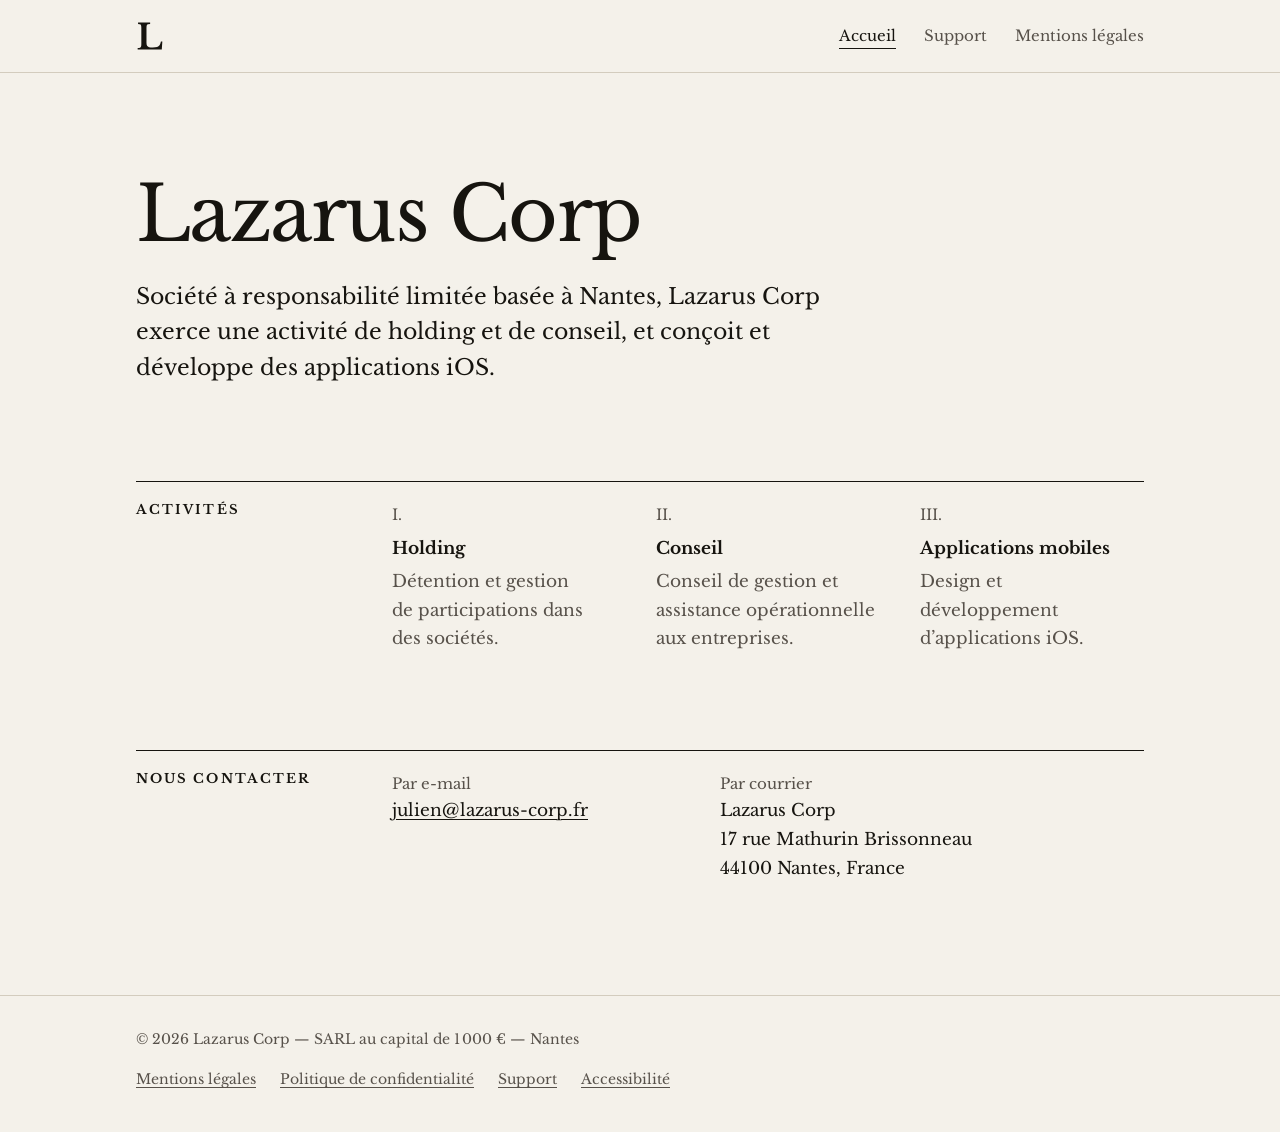
<file: index.html>
<!doctype html>
<html lang="fr"><head><meta charset="utf-8"><meta name="viewport" content="width=device-width,initial-scale=1"><meta name="color-scheme" content="light dark">
<title>Lazarus Corp — Nantes</title><meta name="description" content="Lazarus Corp, société basée à Nantes : holding, conseil, design et développement d’applications iOS."><link rel="icon" href="/favicon.svg" type="image/svg+xml"><link rel="preload" href="/fonts/libre-baskerville-latin.woff2" as="font" type="font/woff2" crossorigin><link rel="stylesheet" href="/style.css"></head>
<body>
<a class="evitement" href="#contenu">Aller au contenu</a>
<header><div class="wrap"><a class="logo" href="/"><svg class="monogramme" viewBox="0 0 775 800" aria-hidden="true"><path transform="translate(0 785) scale(1 -1)" d="M35 0V40Q80 42 102 50Q125 59 132 83Q140 107 140 154V616Q140 663 133 686Q126 710 106 719Q86 728 46 730V770H391V730Q346 729 324 720Q302 710 294 685Q287 660 287 609V190Q287 134 304 105Q320 76 360 66Q399 55 468 55Q545 55 590 69Q636 83 660 120Q685 157 700 227H740L724 0Z"/></svg><span class="masque">Lazarus Corp</span></a>
<nav aria-label="Navigation principale"><ul>
<li><a href="/" aria-current="page">Accueil</a></li>
<li><a href="/support.html">Support</a></li>
<li><a href="/mentions-legales.html">Mentions légales</a></li>
</ul></nav></div></header>
<main id="contenu" tabindex="-1"><div class="wrap">

<div class="intro">
<h1>Lazarus Corp</h1>
<p class="lead">Société à responsabilité limitée basée à Nantes, Lazarus Corp exerce une activité de holding et de conseil, et conçoit et développe des applications iOS.</p>
</div>

<section class="bloc">
<h2>Activités</h2>
<ol class="activites">
<li><h3>Holding</h3><p>Détention et gestion de participations dans des sociétés.</p></li>
<li><h3>Conseil</h3><p>Conseil de gestion et assistance opérationnelle aux entreprises.</p></li>
<li><h3>Applications mobiles</h3><p>Design et développement d’applications iOS.</p></li>
</ol>
</section>

<section class="bloc">
<h2>Nous contacter</h2>
<address class="contact">
<p><span class="libelle">Par e-mail</span> <a href="mailto:julien@lazarus-corp.fr">julien@lazarus-corp.fr</a></p>
<p><span class="libelle">Par courrier</span> Lazarus Corp<br>17 rue Mathurin Brissonneau<br>44100 Nantes, France</p>
</address>
</section>
</div></main>
<footer><div class="wrap"><p>© <span id="annee">2026</span> Lazarus Corp — SARL au capital de 1 000 € — Nantes</p>
<nav aria-label="Informations légales"><ul>
<li><a href="/mentions-legales.html">Mentions légales</a></li>
<li><a href="/confidentialite.html">Politique de confidentialité</a></li>
<li><a href="/support.html">Support</a></li>
<li><a href="/accessibilite.html">Accessibilité</a></li>
</ul></nav></div></footer>
<script>document.getElementById("annee").textContent=new Date().getFullYear()</script>
</body></html>
</file>
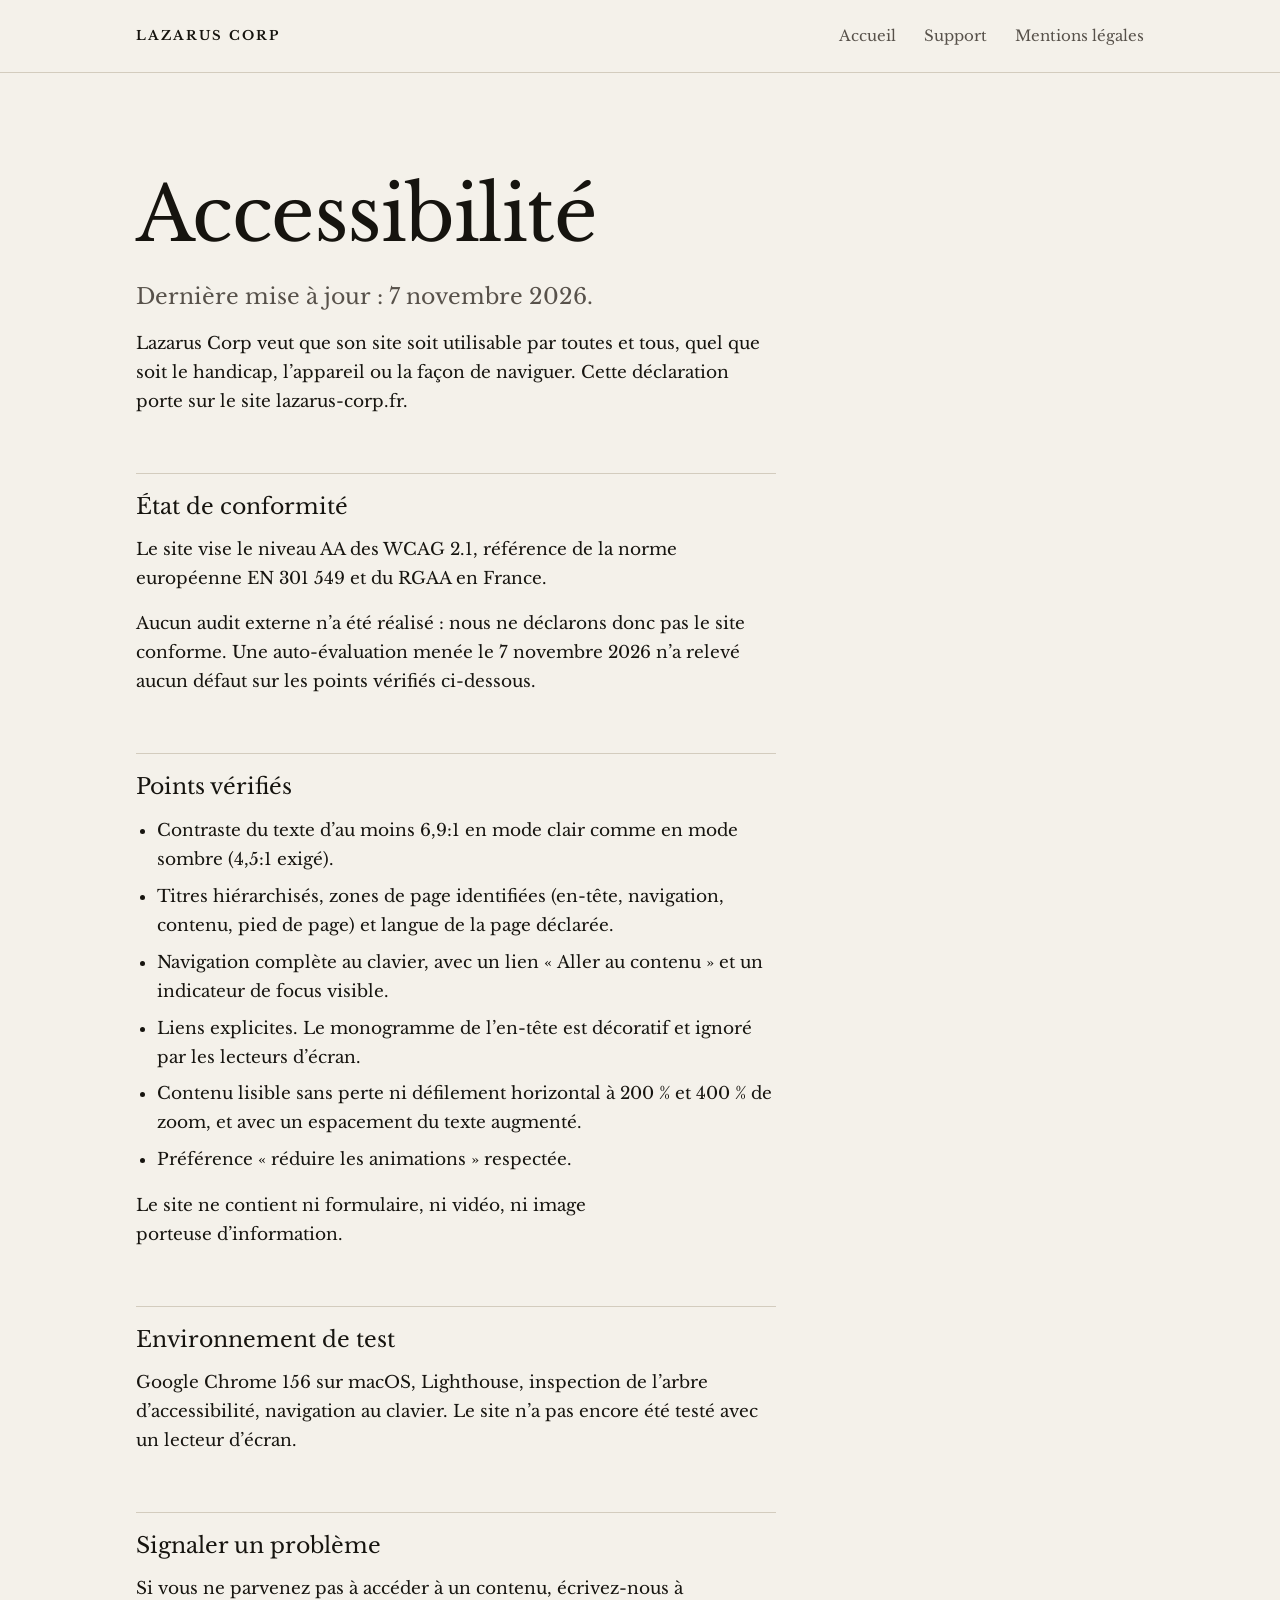
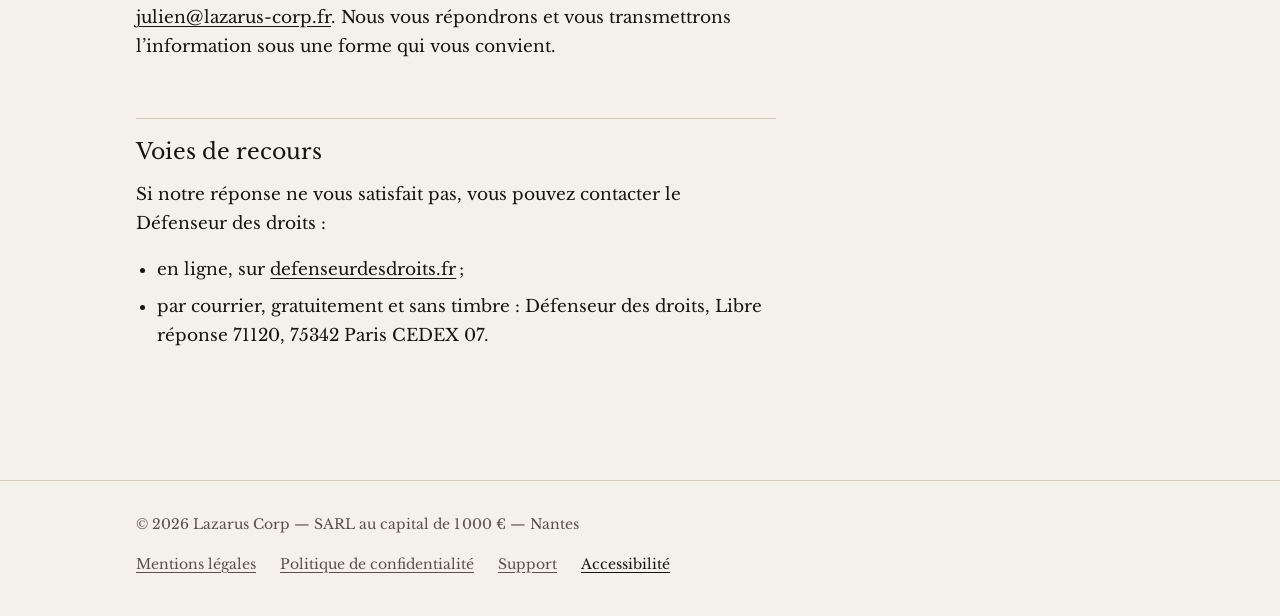
<file: accessibilite.html>
<!doctype html>
<html lang="fr"><head><meta charset="utf-8"><meta name="viewport" content="width=device-width,initial-scale=1"><meta name="color-scheme" content="light dark">
<title>Accessibilité — Lazarus Corp</title><meta name="description" content="Déclaration d’accessibilité du site lazarus-corp.fr."><link rel="icon" href="/favicon.svg" type="image/svg+xml"><link rel="preload" href="/fonts/libre-baskerville-latin.woff2" as="font" type="font/woff2" crossorigin><link rel="stylesheet" href="/style.css"></head>
<body>
<a class="evitement" href="#contenu">Aller au contenu</a>
<header><div class="wrap"><a class="logo" href="/">Lazarus Corp</a>
<nav aria-label="Navigation principale"><ul>
<li><a href="/">Accueil</a></li>
<li><a href="/support.html">Support</a></li>
<li><a href="/mentions-legales.html">Mentions légales</a></li>
</ul></nav></div></header>
<main id="contenu" tabindex="-1"><div class="wrap texte">

<h1>Accessibilité</h1>
<p class="lead">Dernière mise à jour : 7 novembre 2026.</p>
<p>Lazarus Corp veut que son site soit utilisable par toutes et tous, quel que soit le handicap, l’appareil ou la façon de naviguer. Cette déclaration porte sur le site lazarus-corp.fr.</p>

<h2>État de conformité</h2>
<p>Le site vise le niveau AA des WCAG 2.1, référence de la norme européenne EN 301 549 et du RGAA en France.</p>
<p>Aucun audit externe n’a été réalisé : nous ne déclarons donc pas le site conforme. Une auto-évaluation menée le 7 novembre 2026 n’a relevé aucun défaut sur les points vérifiés ci-dessous.</p>

<h2>Points vérifiés</h2>
<ul>
<li>Contraste du texte d’au moins 6,9:1 en mode clair comme en mode sombre (4,5:1 exigé).</li>
<li>Titres hiérarchisés, zones de page identifiées (en-tête, navigation, contenu, pied de page) et langue de la page déclarée.</li>
<li>Navigation complète au clavier, avec un lien « Aller au contenu » et un indicateur de focus visible.</li>
<li>Liens explicites. Le monogramme de l’en-tête est décoratif et ignoré par les lecteurs d’écran.</li>
<li>Contenu lisible sans perte ni défilement horizontal à 200 % et 400 % de zoom, et avec un espacement du texte augmenté.</li>
<li>Préférence « réduire les animations » respectée.</li>
</ul>
<p>Le site ne contient ni formulaire, ni vidéo, ni image porteuse d’information.</p>

<h2>Environnement de test</h2>
<p>Google Chrome 156 sur macOS, Lighthouse, inspection de l’arbre d’accessibilité, navigation au clavier. Le site n’a pas encore été testé avec un lecteur d’écran.</p>

<h2>Signaler un problème</h2>
<p>Si vous ne parvenez pas à accéder à un contenu, écrivez-nous à <a href="mailto:julien@lazarus-corp.fr">julien@lazarus-corp.fr</a>. Nous vous répondrons et vous transmettrons l’information sous une forme qui vous convient.</p>

<h2>Voies de recours</h2>
<p>Si notre réponse ne vous satisfait pas, vous pouvez contacter le Défenseur des droits :</p>
<ul>
<li>en ligne, sur <a href="https://www.defenseurdesdroits.fr">defenseurdesdroits.fr</a> ;</li>
<li>par courrier, gratuitement et sans timbre : Défenseur des droits, Libre réponse 71120, 75342 Paris CEDEX 07.</li>
</ul>
</div></main>
<footer><div class="wrap"><p>© <span id="annee">2026</span> Lazarus Corp — SARL au capital de 1 000 € — Nantes</p>
<nav aria-label="Informations légales"><ul>
<li><a href="/mentions-legales.html">Mentions légales</a></li>
<li><a href="/confidentialite.html">Politique de confidentialité</a></li>
<li><a href="/support.html">Support</a></li>
<li><a href="/accessibilite.html" aria-current="page">Accessibilité</a></li>
</ul></nav></div></footer>
<script>document.getElementById("annee").textContent=new Date().getFullYear()</script>
</body></html>
</file>
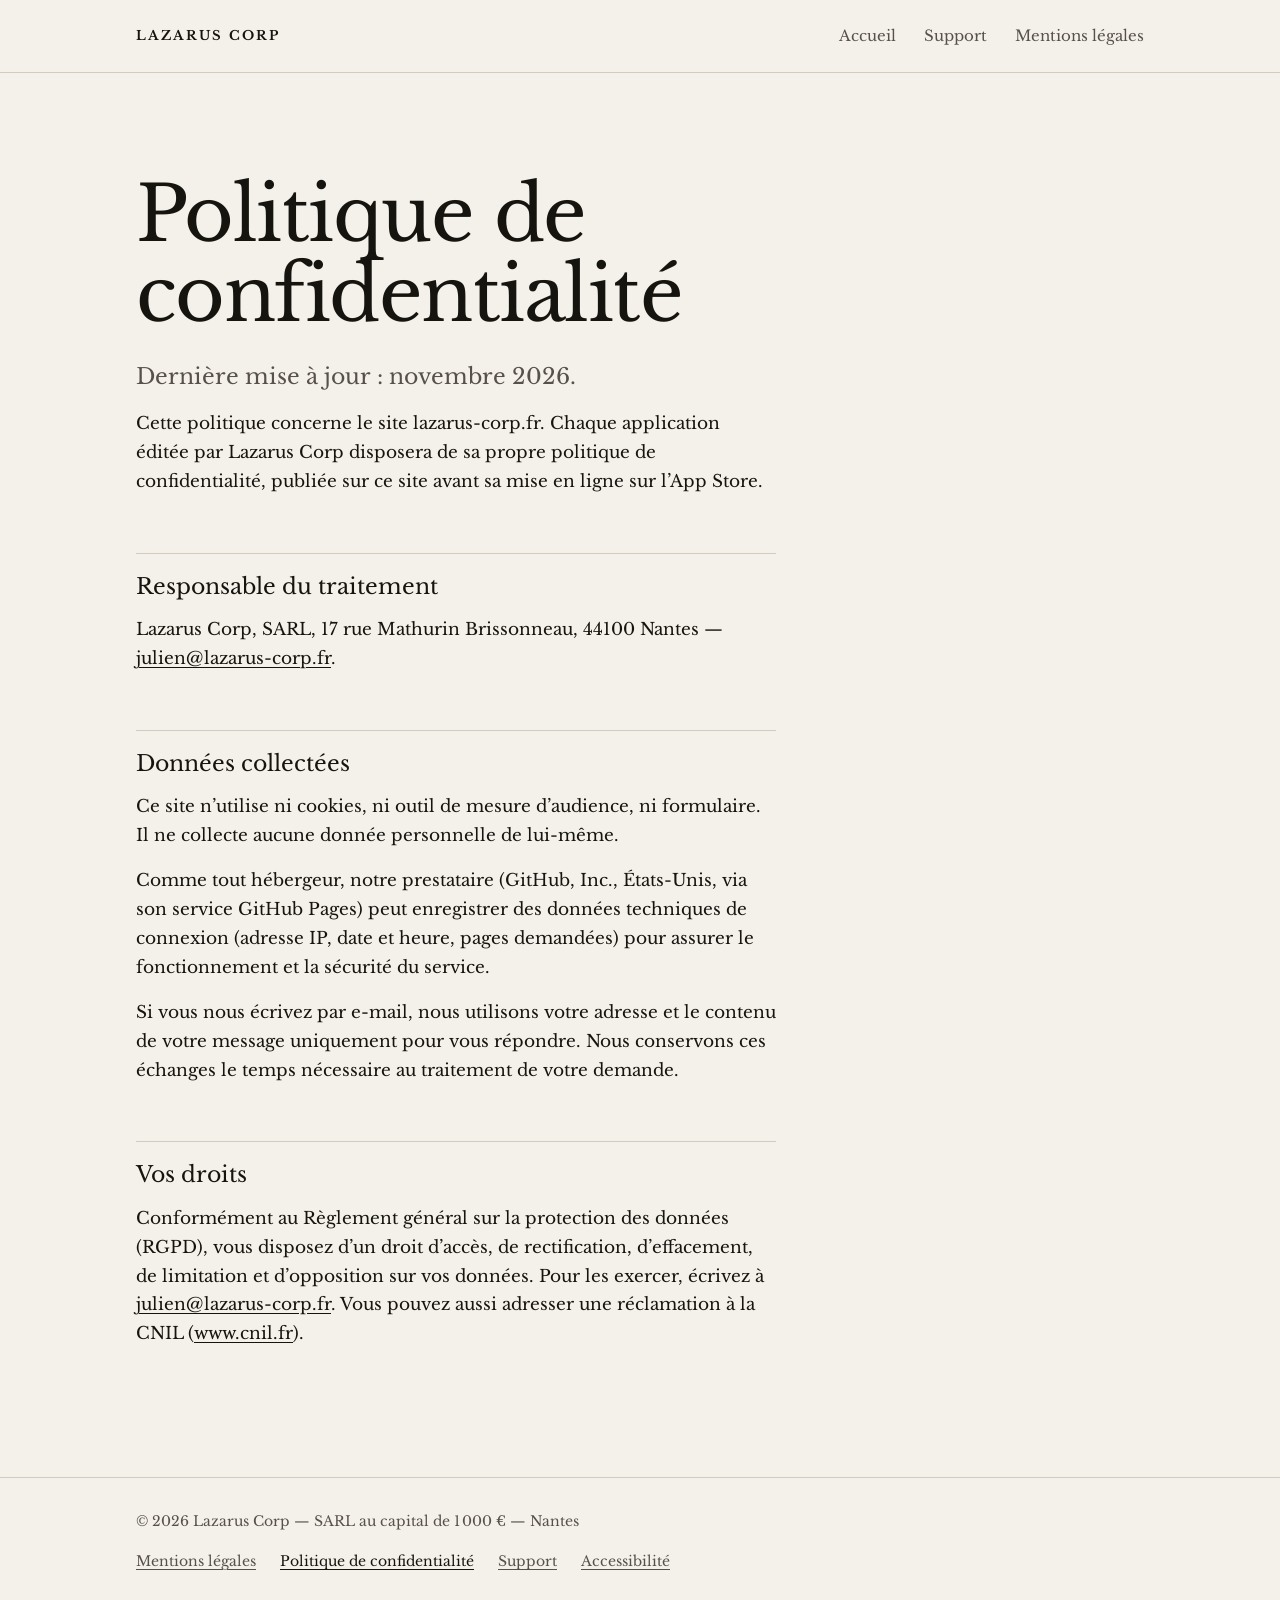
<file: confidentialite.html>
<!doctype html>
<html lang="fr"><head><meta charset="utf-8"><meta name="viewport" content="width=device-width,initial-scale=1"><meta name="color-scheme" content="light dark">
<title>Politique de confidentialité — Lazarus Corp</title><meta name="description" content="Politique de confidentialité du site lazarus-corp.fr."><link rel="icon" href="/favicon.svg" type="image/svg+xml"><link rel="preload" href="/fonts/libre-baskerville-latin.woff2" as="font" type="font/woff2" crossorigin><link rel="stylesheet" href="/style.css"></head>
<body>
<a class="evitement" href="#contenu">Aller au contenu</a>
<header><div class="wrap"><a class="logo" href="/">Lazarus Corp</a>
<nav aria-label="Navigation principale"><ul>
<li><a href="/">Accueil</a></li>
<li><a href="/support.html">Support</a></li>
<li><a href="/mentions-legales.html">Mentions légales</a></li>
</ul></nav></div></header>
<main id="contenu" tabindex="-1"><div class="wrap texte">

<h1>Politique de confidentialité</h1>
<p class="lead">Dernière mise à jour : novembre 2026.</p>
<p>Cette politique concerne le site lazarus-corp.fr. Chaque application éditée par Lazarus Corp disposera de sa propre politique de confidentialité, publiée sur ce site avant sa mise en ligne sur l’App Store.</p>
<h2>Responsable du traitement</h2>
<p>Lazarus Corp, SARL, 17 rue Mathurin Brissonneau, 44100 Nantes — <a href="mailto:julien@lazarus-corp.fr">julien@lazarus-corp.fr</a>.</p>
<h2>Données collectées</h2>
<p>Ce site n’utilise ni cookies, ni outil de mesure d’audience, ni formulaire. Il ne collecte aucune donnée personnelle de lui-même.</p>
<p>Comme tout hébergeur, notre prestataire (GitHub, Inc., États-Unis, via son service GitHub Pages) peut enregistrer des données techniques de connexion (adresse IP, date et heure, pages demandées) pour assurer le fonctionnement et la sécurité du service.</p>
<p>Si vous nous écrivez par e-mail, nous utilisons votre adresse et le contenu de votre message uniquement pour vous répondre. Nous conservons ces échanges le temps nécessaire au traitement de votre demande.</p>
<h2>Vos droits</h2>
<p>Conformément au Règlement général sur la protection des données (RGPD), vous disposez d’un droit d’accès, de rectification, d’effacement, de limitation et d’opposition sur vos données. Pour les exercer, écrivez à <a href="mailto:julien@lazarus-corp.fr">julien@lazarus-corp.fr</a>. Vous pouvez aussi adresser une réclamation à la CNIL (<a href="https://www.cnil.fr">www.cnil.fr</a>).</p>
</div></main>
<footer><div class="wrap"><p>© <span id="annee">2026</span> Lazarus Corp — SARL au capital de 1 000 € — Nantes</p>
<nav aria-label="Informations légales"><ul>
<li><a href="/mentions-legales.html">Mentions légales</a></li>
<li><a href="/confidentialite.html" aria-current="page">Politique de confidentialité</a></li>
<li><a href="/support.html">Support</a></li>
<li><a href="/accessibilite.html">Accessibilité</a></li>
</ul></nav></div></footer>
<script>document.getElementById("annee").textContent=new Date().getFullYear()</script>
</body></html>
</file>
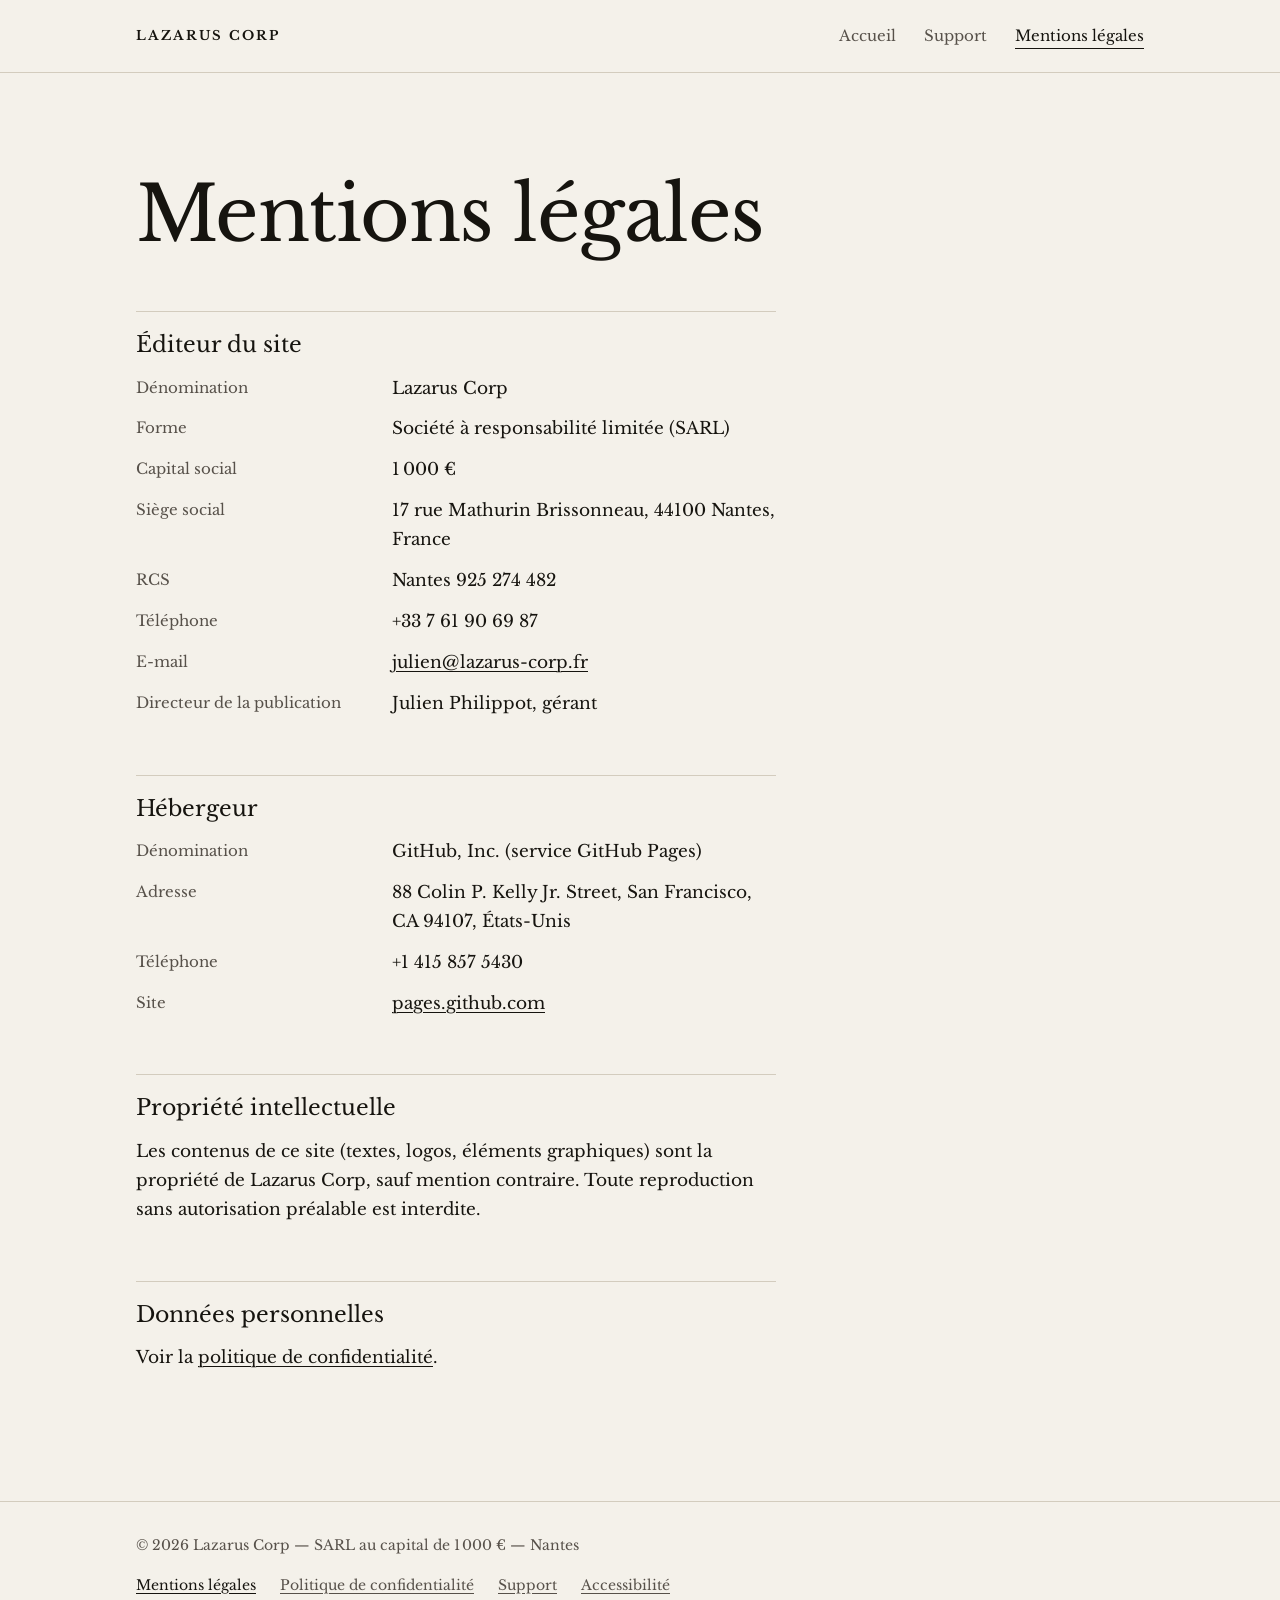
<file: mentions-legales.html>
<!doctype html>
<html lang="fr"><head><meta charset="utf-8"><meta name="viewport" content="width=device-width,initial-scale=1"><meta name="color-scheme" content="light dark">
<title>Mentions légales — Lazarus Corp</title><meta name="description" content="Mentions légales du site lazarus-corp.fr."><link rel="icon" href="/favicon.svg" type="image/svg+xml"><link rel="preload" href="/fonts/libre-baskerville-latin.woff2" as="font" type="font/woff2" crossorigin><link rel="stylesheet" href="/style.css"></head>
<body>
<a class="evitement" href="#contenu">Aller au contenu</a>
<header><div class="wrap"><a class="logo" href="/">Lazarus Corp</a>
<nav aria-label="Navigation principale"><ul>
<li><a href="/">Accueil</a></li>
<li><a href="/support.html">Support</a></li>
<li><a href="/mentions-legales.html" aria-current="page">Mentions légales</a></li>
</ul></nav></div></header>
<main id="contenu" tabindex="-1"><div class="wrap texte">

<h1>Mentions légales</h1>
<h2>Éditeur du site</h2>
<dl>
<dt>Dénomination</dt><dd>Lazarus Corp</dd>
<dt>Forme</dt><dd>Société à responsabilité limitée (SARL)</dd>
<dt>Capital social</dt><dd>1 000 €</dd>
<dt>Siège social</dt><dd>17 rue Mathurin Brissonneau, 44100 Nantes, France</dd>
<dt>RCS</dt><dd>Nantes 925 274 482</dd>
<dt>Téléphone</dt><dd>+33 7 61 90 69 87</dd>
<dt>E-mail</dt><dd><a href="mailto:julien@lazarus-corp.fr">julien@lazarus-corp.fr</a></dd>
<dt>Directeur de la publication</dt><dd>Julien Philippot, gérant</dd>
</dl>
<h2>Hébergeur</h2>
<dl>
<dt>Dénomination</dt><dd>GitHub, Inc. (service GitHub Pages)</dd>
<dt>Adresse</dt><dd>88 Colin P. Kelly Jr. Street, San Francisco, CA 94107, États-Unis</dd>
<dt>Téléphone</dt><dd>+1 415 857 5430</dd>
<dt>Site</dt><dd><a href="https://pages.github.com">pages.github.com</a></dd>
</dl>
<h2>Propriété intellectuelle</h2>
<p>Les contenus de ce site (textes, logos, éléments graphiques) sont la propriété de Lazarus Corp, sauf mention contraire. Toute reproduction sans autorisation préalable est interdite.</p>
<h2>Données personnelles</h2>
<p>Voir la <a href="/confidentialite.html">politique de confidentialité</a>.</p>
</div></main>
<footer><div class="wrap"><p>© <span id="annee">2026</span> Lazarus Corp — SARL au capital de 1 000 € — Nantes</p>
<nav aria-label="Informations légales"><ul>
<li><a href="/mentions-legales.html" aria-current="page">Mentions légales</a></li>
<li><a href="/confidentialite.html">Politique de confidentialité</a></li>
<li><a href="/support.html">Support</a></li>
<li><a href="/accessibilite.html">Accessibilité</a></li>
</ul></nav></div></footer>
<script>document.getElementById("annee").textContent=new Date().getFullYear()</script>
</body></html>
</file>
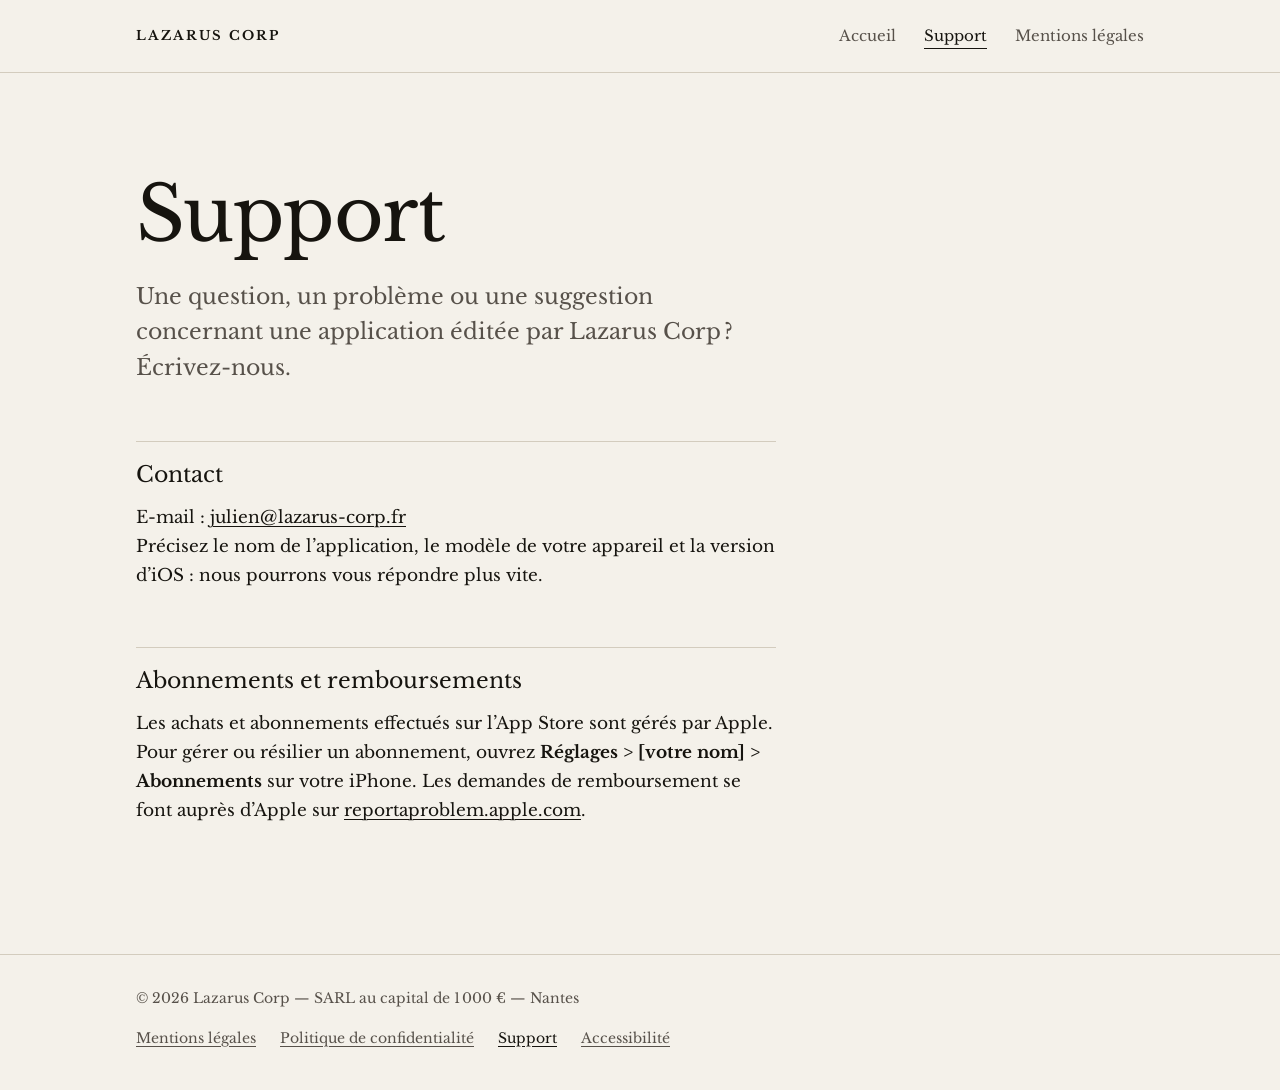
<file: support.html>
<!doctype html>
<html lang="fr"><head><meta charset="utf-8"><meta name="viewport" content="width=device-width,initial-scale=1"><meta name="color-scheme" content="light dark">
<title>Support — Lazarus Corp</title><meta name="description" content="Assistance pour les applications éditées par Lazarus Corp."><link rel="icon" href="/favicon.svg" type="image/svg+xml"><link rel="preload" href="/fonts/libre-baskerville-latin.woff2" as="font" type="font/woff2" crossorigin><link rel="stylesheet" href="/style.css"></head>
<body>
<a class="evitement" href="#contenu">Aller au contenu</a>
<header><div class="wrap"><a class="logo" href="/">Lazarus Corp</a>
<nav aria-label="Navigation principale"><ul>
<li><a href="/">Accueil</a></li>
<li><a href="/support.html" aria-current="page">Support</a></li>
<li><a href="/mentions-legales.html">Mentions légales</a></li>
</ul></nav></div></header>
<main id="contenu" tabindex="-1"><div class="wrap texte">

<h1>Support</h1>
<p class="lead">Une question, un problème ou une suggestion concernant une application éditée par Lazarus Corp ? Écrivez-nous.</p>
<h2>Contact</h2>
<p>E-mail : <a href="mailto:julien@lazarus-corp.fr">julien@lazarus-corp.fr</a><br>
Précisez le nom de l’application, le modèle de votre appareil et la version d’iOS : nous pourrons vous répondre plus vite.</p>
<h2>Abonnements et remboursements</h2>
<p>Les achats et abonnements effectués sur l’App Store sont gérés par Apple. Pour gérer ou résilier un abonnement, ouvrez <strong>Réglages &gt; [votre nom] &gt; Abonnements</strong> sur votre iPhone. Les demandes de remboursement se font auprès d’Apple sur <a href="https://reportaproblem.apple.com">reportaproblem.apple.com</a>.</p>
</div></main>
<footer><div class="wrap"><p>© <span id="annee">2026</span> Lazarus Corp — SARL au capital de 1 000 € — Nantes</p>
<nav aria-label="Informations légales"><ul>
<li><a href="/mentions-legales.html">Mentions légales</a></li>
<li><a href="/confidentialite.html">Politique de confidentialité</a></li>
<li><a href="/support.html" aria-current="page">Support</a></li>
<li><a href="/accessibilite.html">Accessibilité</a></li>
</ul></nav></div></footer>
<script>document.getElementById("annee").textContent=new Date().getFullYear()</script>
</body></html>
</file>
<file: style.css>
/* Lazarus Corp — feuille de style unique */

/* Libre Baskerville (OFL, voir /fonts/OFL.txt), variable 400–700, réduite aux caractères latins */
@font-face{font-family:"Libre Baskerville";src:url("/fonts/libre-baskerville-latin.woff2") format("woff2");font-weight:400 700;font-style:normal;font-display:swap;unicode-range:U+0000-00FF,U+0131,U+0152-0153,U+0178,U+02BB-02BC,U+02C6,U+02DA,U+02DC,U+0304,U+0308,U+0329,U+2000-206F,U+20AC,U+2122,U+2191,U+2193,U+2212,U+2215,U+FEFF,U+FFFD}
/* Repli aux métriques de Libre Baskerville : pas de décalage quand la police arrive */
@font-face{font-family:"Libre Baskerville Repli";src:local("Georgia");size-adjust:116.6%;ascent-override:83.2%;descent-override:23.2%;line-gap-override:0%}

:root{
  --papier:#f4f1ea;--encre:#16140f;--gris:#57514a;--filet:#d3ccbe;
  --serif:"Libre Baskerville","Libre Baskerville Repli",Georgia,"Times New Roman",serif;
  --mesure:40rem;
}
@media (prefers-color-scheme:dark){
  :root{--papier:#141310;--encre:#ece7dc;--gris:#aba396;--filet:#3a362e}
}

*,*::before,*::after{box-sizing:border-box}
html{-webkit-text-size-adjust:100%;text-size-adjust:100%}
body{margin:0;background:var(--papier);color:var(--encre);font:400 1rem/1.7 var(--serif);overflow-wrap:break-word;-webkit-font-smoothing:antialiased}
@media (min-width:40em){body{font-size:1.0625rem}}
::selection{background:var(--encre);color:var(--papier)}

.wrap{max-width:68rem;margin:0 auto;padding:0 clamp(1.25rem,4vw,2.5rem)}

/* Liens */
a{color:inherit;text-decoration-line:underline;text-decoration-thickness:1px;text-underline-offset:.2em}
a:hover{text-decoration-thickness:2px}

/* En-tête */
header{border-bottom:1px solid var(--filet)}
header .wrap{display:flex;flex-wrap:wrap;justify-content:space-between;align-items:center;gap:.75rem 2rem;min-height:4.5rem;padding-top:.75rem;padding-bottom:.75rem}
.logo{display:inline-flex;align-items:center;gap:.75rem;text-decoration:none;font-weight:700;font-size:.8125rem;letter-spacing:.16em;text-transform:uppercase}
.monogramme{width:1.75rem;height:1.75rem;fill:currentColor;flex:none}
nav ul{list-style:none;margin:0;padding:0;display:flex;flex-wrap:wrap;gap:.25rem 1.75rem}
header nav a{font-size:.9375rem;color:var(--gris);text-decoration:none}
header nav a:hover,header nav a[aria-current]{color:var(--encre)}
header nav a[aria-current]{text-decoration:underline;text-decoration-thickness:1px;text-underline-offset:.45em}

/* Contenu */
main{display:block;padding:clamp(3rem,8vw,6.5rem) 0 clamp(4rem,9vw,7rem)}
h1,h2,h3{font-weight:400;line-height:1.2;text-wrap:balance}
h1{font-size:clamp(2.5rem,7vw,4.75rem);line-height:1.05;letter-spacing:-.02em;margin:0 0 1.5rem}
h2{font-size:1.375rem;margin:3.5rem 0 1rem;padding-top:1.25rem;border-top:1px solid var(--filet)}
h3{font-size:1.0625rem;font-weight:700;margin:0 0 .5rem}
p{margin:0 0 1rem;text-wrap:pretty}
.lead{font-size:clamp(1.125rem,2.2vw,1.375rem);line-height:1.6;max-width:34em}
strong{font-weight:700}
address{font-style:normal}

/* Accueil */
.intro{max-width:52rem}
.bloc{margin-top:clamp(3.5rem,8vw,6rem);border-top:1px solid var(--encre);padding-top:1.25rem}
.bloc h2{margin:0 0 1.5rem;padding:0;border:0;font-size:.8125rem;font-weight:700;letter-spacing:.16em;text-transform:uppercase}
.activites{list-style:none;margin:0;padding:0;display:grid;gap:2rem;counter-reset:activite}
.activites li{counter-increment:activite}
.activites li::before{content:counter(activite,upper-roman) "." / "";display:block;margin-bottom:.75rem;color:var(--gris);font-size:.9375rem}
.activites p{margin:0;color:var(--gris)}
.contact{display:grid;gap:1.5rem}
.contact p{margin:0}
.libelle{display:block;color:var(--gris);font-size:.9375rem}
@media (min-width:52em){
  .bloc{display:grid;grid-template-columns:14rem 1fr;gap:2rem}
  .bloc h2{margin:0}
  .activites{grid-template-columns:repeat(3,1fr);gap:2.5rem}
  .contact{grid-template-columns:repeat(2,minmax(0,18rem));gap:2.5rem}
}

/* Pages de texte */
.texte > *{max-width:var(--mesure)}
.texte > .lead{color:var(--gris)}
dl{display:grid;grid-template-columns:14rem 1fr;gap:.75rem 2rem;margin:0}
dt{color:var(--gris);font-size:.9375rem}
dd{margin:0}
.texte ul{padding-left:1.25em}
.texte li{margin-bottom:.5rem}

/* Pied de page */
footer{border-top:1px solid var(--filet);padding:2rem 0 2.5rem;font-size:.875rem;color:var(--gris)}
footer .wrap{display:flex;flex-wrap:wrap;justify-content:space-between;gap:1rem 2rem}
footer p{margin:0}
footer nav ul{gap:.25rem 1.5rem}
footer a{color:var(--gris)}
footer a:hover,footer a[aria-current]{color:var(--encre)}

@media (max-width:35em){
  dl{grid-template-columns:1fr;gap:0}
  dd{margin-bottom:1rem}
}

/* Accessibilité */
/* Masqué à l'écran, lu par les lecteurs d'écran */
.masque{position:absolute;width:1px;height:1px;margin:-1px;padding:0;overflow:hidden;clip-path:inset(50%);white-space:nowrap;border:0}
.evitement{position:absolute;left:1rem;top:-6rem;z-index:10;padding:.75rem 1.25rem;background:var(--encre);color:var(--papier);font-weight:700;text-decoration:none}
.evitement:focus{top:1rem}
:focus-visible{outline:2px solid var(--encre);outline-offset:3px;border-radius:1px}
main:focus{outline:none}
@media (prefers-reduced-motion:reduce){*,*::before,*::after{animation-duration:.01ms!important;animation-iteration-count:1!important;transition-duration:.01ms!important;scroll-behavior:auto!important}}
</file>
